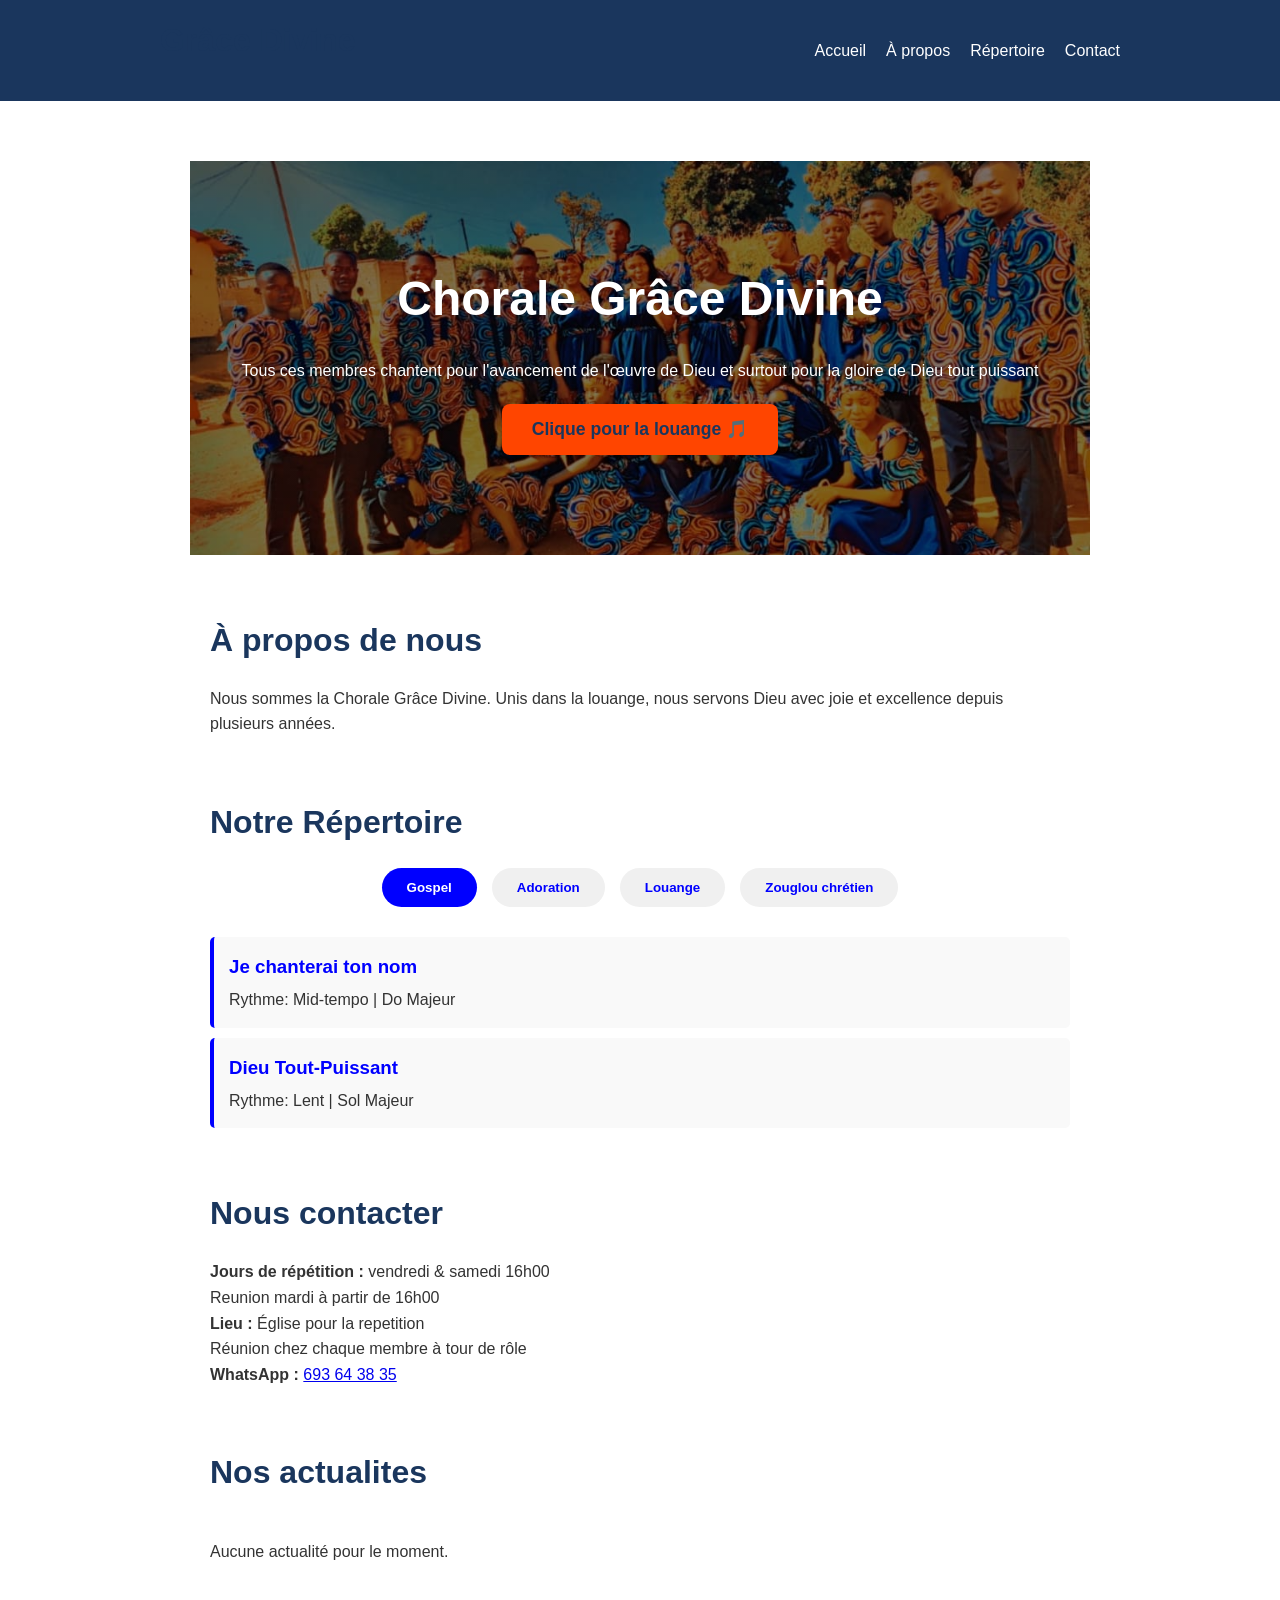
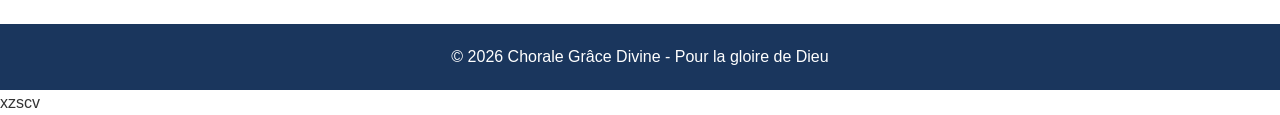
<file: index.html>
<!DOCTYPE html>
<html lang="fr">
<head>
  <meta charset="UTF-8">
  <meta name="viewport" content="width=device-width, initial-scale=1.0">
  <title>Chorale Grâce Divine</title>
  <link rel="stylesheet" href="style.css">
</head>
<body>
  <header>
    <nav>
      <h2>Grâce Divine</h2>
      <ul>
        <li><a href="#accueil">Accueil</a></li>
        <li><a href="#apropos">À propos</a></li>
        <li><a href="#repertoire">Répertoire</a></li>
        <li><a href="#contact">Contact</a></li>
      </ul>
    </nav>
  </header>

  <section id="accueil" class="hero">

    <h1>Chorale Grâce Divine</h1>
    <p>Tous ces membres chantent pour l'avancement de l'œuvre de Dieu et surtout pour la gloire de Dieu tout puissant</p>
    <button id="btnLouange">Clique pour la louange 🎵</button>

  </section>

  <section id="apropos">
    <h2>À propos de nous</h2>
    <p>Nous sommes la Chorale Grâce Divine. Unis dans la louange, nous servons Dieu avec joie et excellence depuis plusieurs années.</p>
  </section>

  <section id="repertoire">
  <h2>Notre Répertoire</h2>
  <div class="tabs">
    <button class="tab-btn active" data-tab="gospel">Gospel</button>
    <button class="tab-btn" data-tab="adoration">Adoration</button>
    <button class="tab-btn" data-tab="louange">Louange</button>
    <button class="tab-btn" data-tab="zouglou">Zouglou chrétien</button>
  </div>

  <div id="gospel" class="tab-content active">
    <div class="chant"><h3>Je chanterai ton nom</h3><p>Rythme: Mid-tempo | Do Majeur</p></div>
    <div class="chant"><h3>Dieu Tout-Puissant</h3><p>Rythme: Lent | Sol Majeur</p></div>
  </div>

  <div id="adoration" class="tab-content">
    <div class="chant"><h3>Tu es digne Seigneur</h3><p>Rythme: Lent | Intimité</p></div>
  </div>

  <div id="louange" class="tab-content">
    <div class="chant"><h3>Célèbre l'Éternel</h3><p>Rythme: Joyeux | Entrée</p></div>
  </div>

  <div id="zouglou" class="tab-content">
    <div class="chant"><h3>Jésus est mon Allié</h3><p>Rythme: Zouglou | Victoire</p></div>
  </div>
</section>


  <section id="contact">
    <h2>Nous contacter</h2>
    <p><strong>Jours de répétition :</strong> vendredi & samedi 16h00<br>Reunion mardi à partir de 16h00</p>
    <p><strong>Lieu :</strong> Église pour la repetition <br> Réunion chez chaque membre à tour de rôle</p>
    <p><strong>WhatsApp :</strong> <a href="https://wa.me/237693643835" target="_blank">693 64 38 35</a></p>
  </section>

  <section id="actualites">
    <h2>Nos actualites</h2>
    <div id="liste-articles"></div>
  </section>

  <footer>
    <p>© 2026 Chorale Grâce Divine - Pour la gloire de Dieu</p>
    
  </footer>

  <script src="script.js" defer></script>
</body>
</html>
xzscv
</file>
<file: style.css>
* {
  margin: 0;
  padding: 0;
  box-sizing: border-box;
}

body {
  font-family: 'Segoe UI', Tahoma, sans-serif;
  line-height: 1.6;
  color: #333;
}

header {
  background: #1a365d;
  color: white;
  padding: 15px 0;
  position: sticky;
  top: 0;
}

nav {
  max-width: 1000px;
  margin: auto;
  display: flex;
  justify-content: space-between;
  align-items: center;
  padding: 0 20px;
}

nav ul {
  list-style: none;
  display: flex;
  gap: 20px;
}

nav a {
  color: white;
  text-decoration: none;
  font-weight: 500;
}

nav a:hover {
  color: #f6e05e;
}

.hero {
  background: linear-gradient(rgba(0,0,0,0.5), rgba(0,0,0,0.5)), url('image/divine.jpg') center/cover;
  color: white;
  text-align: center;
  padding: 100px 20px;
}

.hero h1 {
  font-size: 3rem;
  margin-bottom: 20px;
}

#btnLouange {
  background: orangered;
  color: #1a365d;
  border: none;
  padding: 15px 30px;
  font-size: 1.1rem;
  font-weight: bold;
  border-radius: 8px;
  cursor: pointer;
  margin-top: 20px;
}

.tabs { display: flex; gap: 15px; justify-content: center; margin-bottom: 30px; flex-wrap: wrap; }
.tab-btn {
  background: #f0f0f0;
  border: none;
  padding: 12px 25px;
  cursor: pointer;
  border-radius: 25px;
  font-weight: bold;
  color: blue;
  transition: 0.3s;
}
.tab-btn.active { background: blue; color: white; }
.tab-content { display: none; }
.tab-content.active { display: block; }
.chant { background: #f9f9f9; padding: 15px; margin: 10px 0; border-left: 4px solid blue; border-radius: 5px; }
.chant h3 { margin: 0 0 5px 0; color: blue; }



#btnLouange:hover {
  background: darkgreen;
}

section {
  max-width: 900px;
  margin: 60px auto;
  padding: 0 20px;
}

h2 {
  color: #1a365d;
  margin-bottom: 20px;
  font-size: 2rem;
}

.cards {
  display: grid;
  grid-template-columns: repeat(auto-fit, minmax(180px, 1fr));
  gap: 20px;
  margin-top: 30px;
}

.card {
  background: #ebf8ff;
  padding: 30px;
  text-align: center;
  border-radius: 10px;
  font-weight: bold;
  color: #2b6cb0;
}

#liste-articles {
  display: grid;
  grid-template-columns: repeat(auto-fit, minmax(280px, 1fr));
  gap: 30px;
  margin-top: 40px;
}
.article {
  background: #f7fafc;
  border-radius: 12px;
  padding: 20px;
  box-shadow: 0 4px 8px rgba(0,0,0,0.1);
}
.article img {
  width: 100%;
  height: 200px;
  object-fit: cover;
  border-radius: 8px;
  margin-bottom: 15px;
}
.article .date {
  color: #718096;
  font-size: 0.9rem;
  margin: 5px 0;
}


footer {
  background: #1a365d;
  color: white;
  text-align: center;
  padding: 20px;
  margin-top: 60px;
}

@media (max-width: 768px){
  header{
  padding: 10px;}
  h2 {font-size: 24px;}
  nav ul {flex-direction: column;
          gap: 10px;}
  img { max-width: 100%;
       height:auto;}
}
</file>
